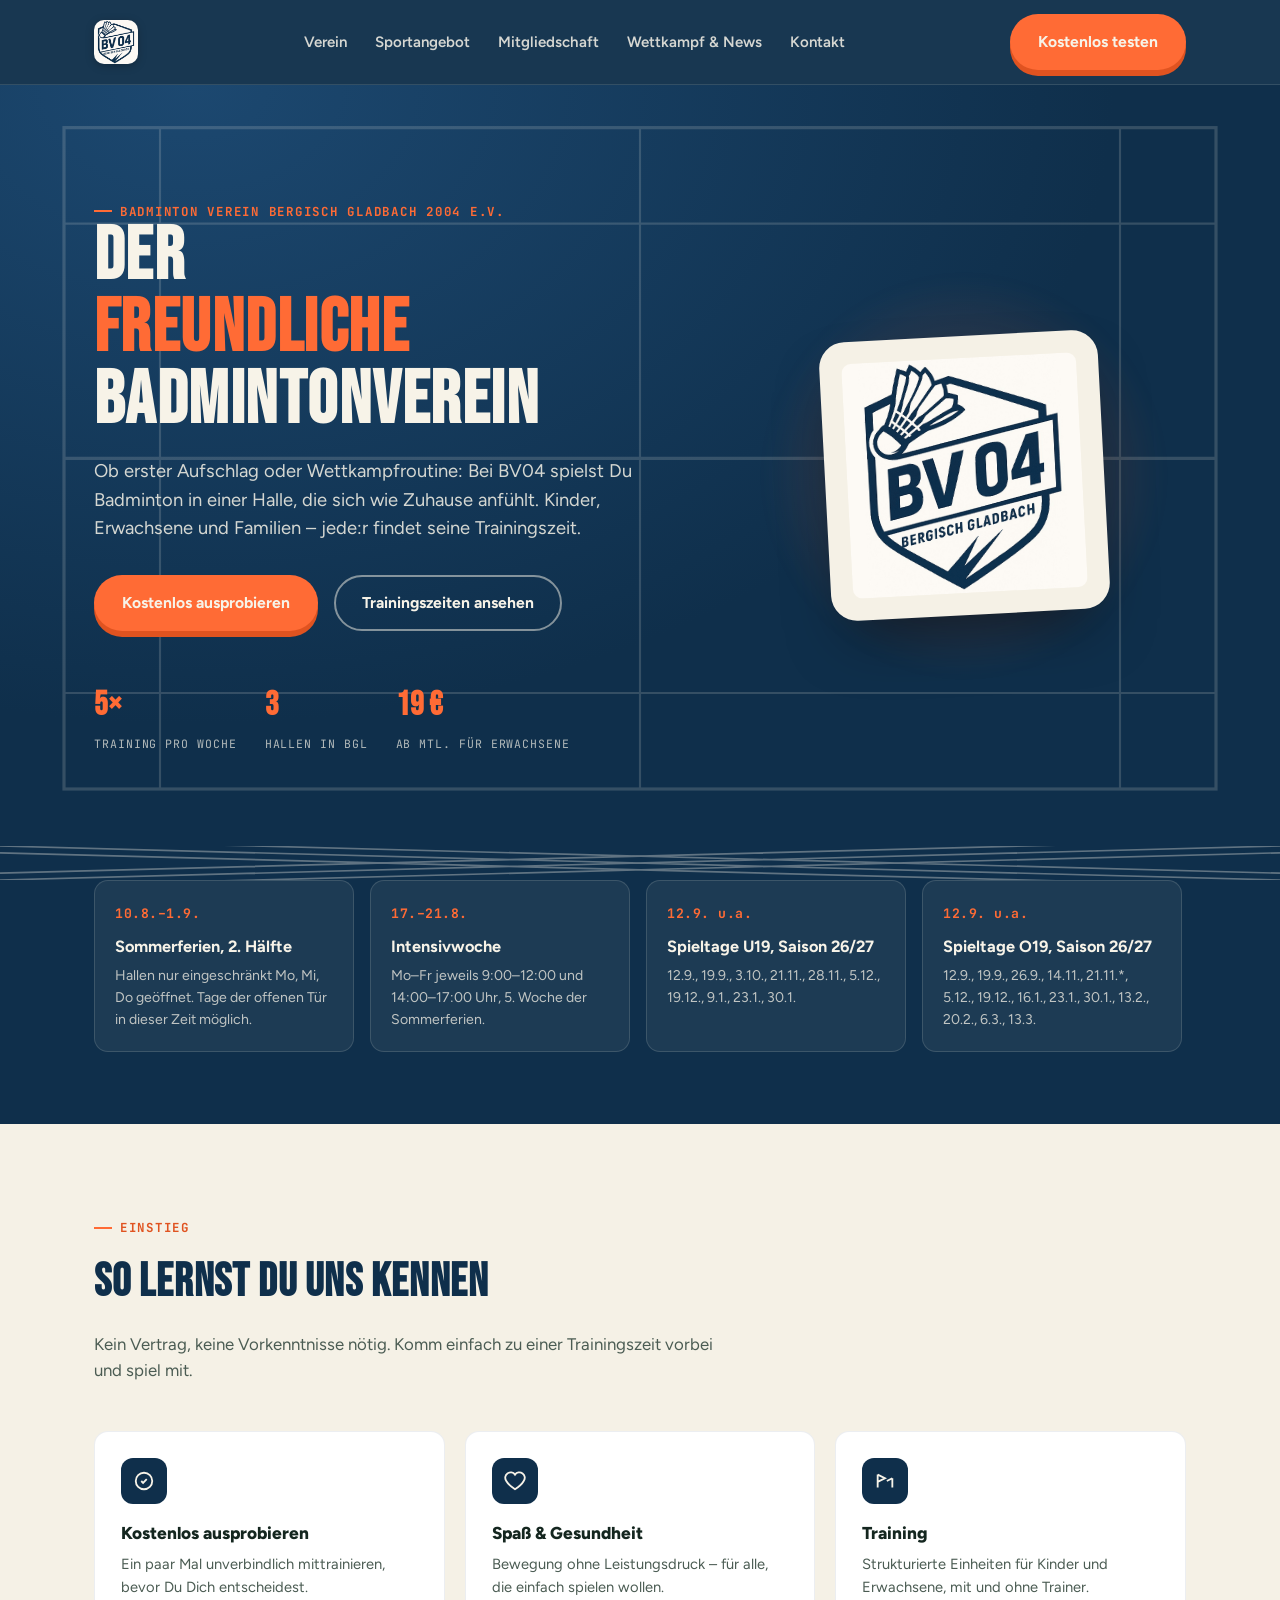
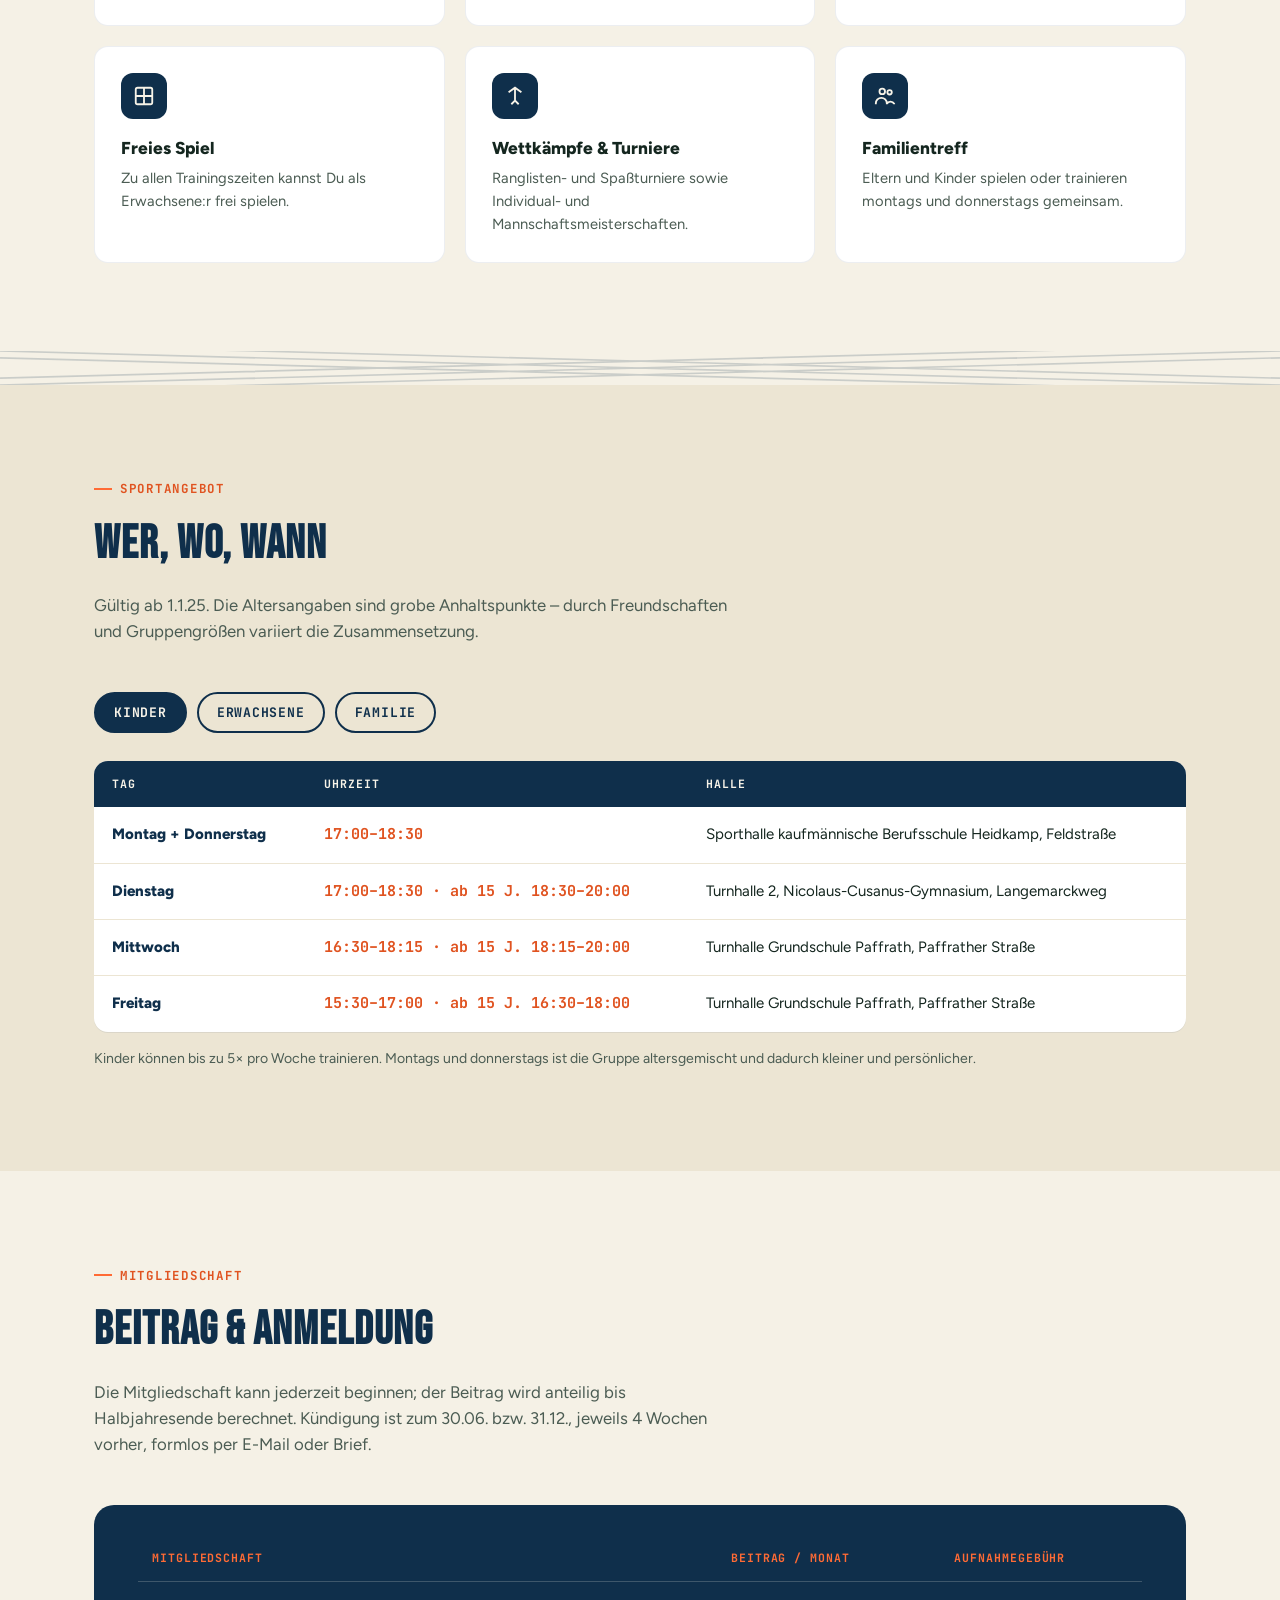
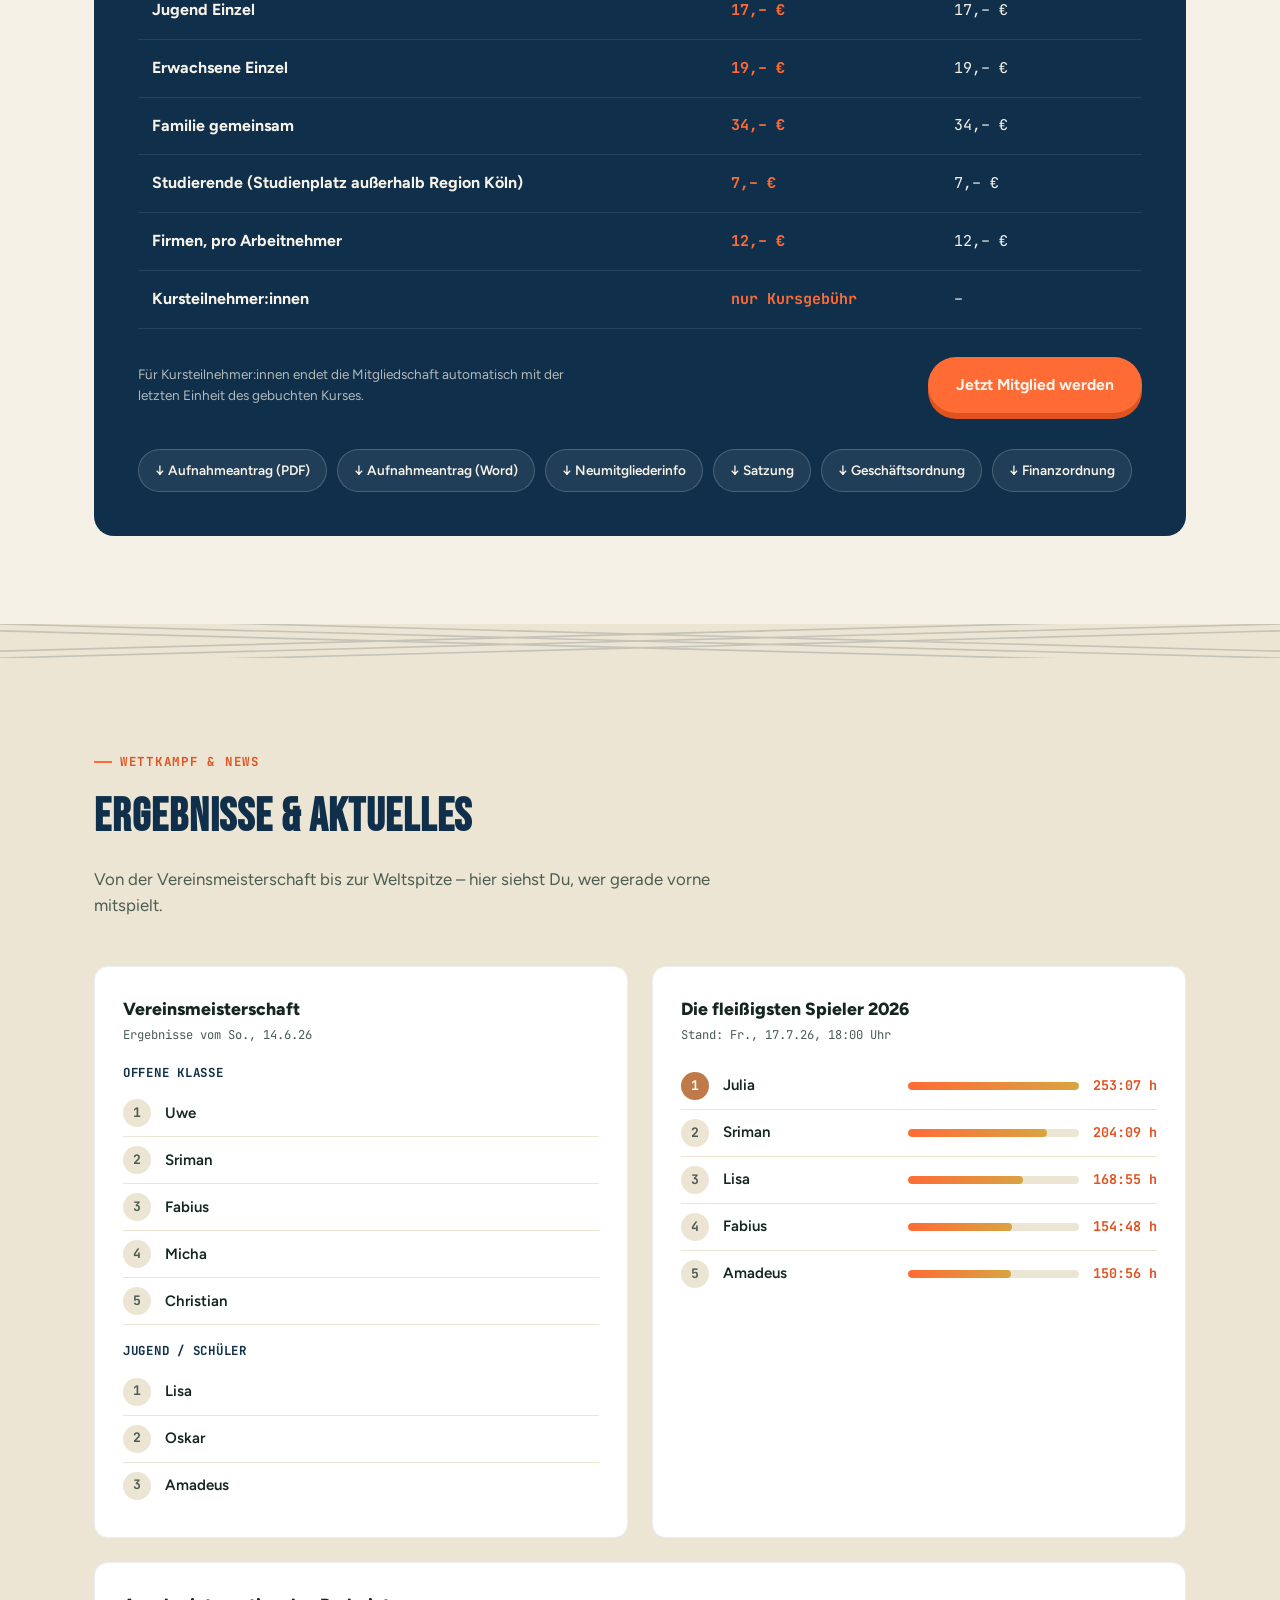
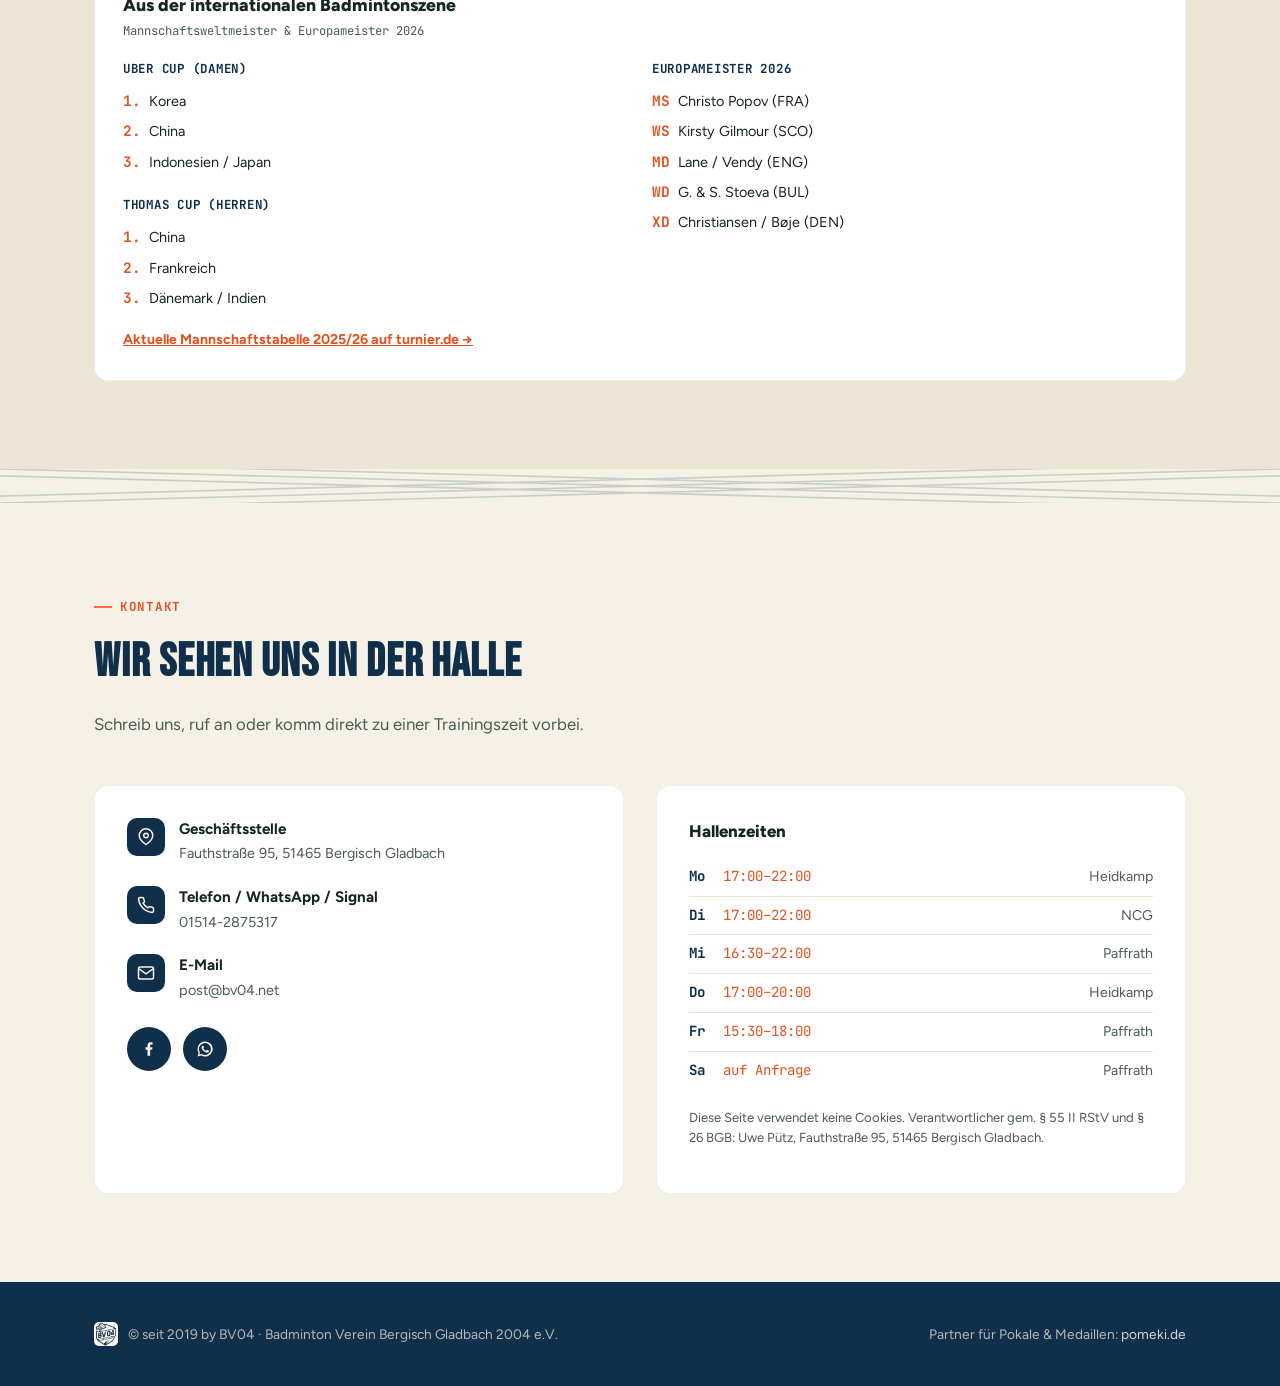
<file: index.html>
<!DOCTYPE html>
<html lang="de">
<head>
<meta charset="UTF-8">
<meta name="viewport" content="width=device-width, initial-scale=1.0">
<title>BV04 – Badminton Verein Bergisch Gladbach 2004 e.V.</title>
<meta name="description" content="Der freundliche Badmintonverein in Bergisch Gladbach. Training für Kinder, Erwachsene und Familien, Wettkampf und Vereinsleben.">
<link rel="preconnect" href="https://fonts.googleapis.com">
<link rel="preconnect" href="https://fonts.gstatic.com" crossorigin>
<link href="https://fonts.googleapis.com/css2?family=Bebas+Neue&family=Figtree:wght@400;500;600;700;800&family=JetBrains+Mono:wght@400;500;700&display=swap" rel="stylesheet">
<style>
  /* ============ TOKENS ============ */
  :root{
    --court:      #0f2f4b;   /* Vereins-Navy aus dem BV04-Logo */
    --court-2:    #1c4870;   /* helleres Navy für Verläufe */
    --line:       #f7f3e8;   /* Court-Linien / Federweiß */
    --canvas:     #f5f1e6;   /* warmer Off-White Hintergrund */
    --canvas-2:   #ece5d3;   /* Karten-Hintergrund, etwas dunkler */
    --ink:        #14261f;   /* Fließtext auf hell */
    --ink-soft:   #4b5c53;   /* gedämpfter Text */
    --shuttle:    #ff6b35;   /* Shuttle-Orange, Haupt-Akzent */
    --shuttle-dk: #e05320;
    --gold:       #d9a441;   /* Medaillen-Gold für Wettkampf */
    --silver:     #b9c2c2;
    --bronze:     #c07a4a;

    --display: 'Bebas Neue', 'Arial Narrow', sans-serif;
    --body: 'Figtree', system-ui, sans-serif;
    --mono: 'JetBrains Mono', 'Courier New', monospace;

    --radius: 14px;
    --radius-sm: 8px;
    --maxw: 1140px;
  }

  *{box-sizing:border-box;}
  html{scroll-behavior:smooth;}
  @media (prefers-reduced-motion: reduce){
    html{scroll-behavior:auto;}
    *{animation-duration:0.001ms !important; transition-duration:0.001ms !important;}
  }
  body{
    margin:0;
    font-family:var(--body);
    color:var(--ink);
    background:var(--canvas);
    line-height:1.55;
  }
  img{max-width:100%; display:block;}
  a{color:inherit;}
  .wrap{max-width:var(--maxw); margin:0 auto; padding:0 24px;}
  h1,h2,h3{font-family:var(--display); letter-spacing:0.02em; margin:0; text-transform:uppercase;}
  .eyebrow{
    font-family:var(--mono); font-size:0.78rem; letter-spacing:0.14em; text-transform:uppercase;
    color:var(--shuttle-dk); font-weight:700; display:inline-flex; align-items:center; gap:8px;
  }
  .eyebrow::before{content:""; width:18px; height:2px; background:var(--shuttle); display:inline-block;}
  section{padding:88px 0;}
  .btn{
    display:inline-flex; align-items:center; gap:8px; font-family:var(--body); font-weight:700;
    font-size:0.98rem; padding:14px 26px; border-radius:999px; border:2px solid transparent;
    cursor:pointer; text-decoration:none; transition:transform .15s ease, box-shadow .15s ease;
  }
  .btn:hover{transform:translateY(-2px);}
  .btn:focus-visible{outline:3px solid var(--shuttle); outline-offset:3px;}
  .btn-primary{background:var(--shuttle); color:var(--line); box-shadow:0 6px 0 var(--shuttle-dk);}
  .btn-primary:hover{box-shadow:0 8px 0 var(--shuttle-dk);}
  .btn-ghost{background:transparent; color:var(--line); border-color:rgba(247,243,232,0.5);}
  .btn-ghost:hover{border-color:var(--line);}
  .btn-dark{background:var(--court); color:var(--line); box-shadow:0 6px 0 #0b1f18;}

  /* ============ NET DIVIDER (signature element) ============ */
  .net-divider{
    width:100%; height:34px; overflow:hidden; line-height:0;
  }
  .net-divider svg{width:100%; height:100%; display:block;}

  /* ============ NAV ============ */
  header{
    position:sticky; top:0; z-index:50; background:rgba(15,47,75,0.96); backdrop-filter:blur(6px);
    border-bottom:1px solid rgba(247,243,232,0.12);
  }
  .nav{display:flex; align-items:center; justify-content:space-between; padding:14px 24px; max-width:var(--maxw); margin:0 auto;}
  .brand{display:flex; align-items:center; gap:10px; text-decoration:none; color:var(--line);}
  .brand-mark{
    width:44px; height:44px; border-radius:10px; overflow:hidden; flex:none;
    box-shadow:0 2px 8px rgba(0,0,0,0.25);
  }
  .brand-mark img{width:100%; height:100%; object-fit:cover;}
  nav.links{display:flex; align-items:center; gap:28px;}
  nav.links a{
    color:var(--line); text-decoration:none; font-weight:600; font-size:0.94rem; opacity:0.85;
    position:relative; padding:4px 0;
  }
  nav.links a:hover{opacity:1;}
  nav.links a::after{
    content:""; position:absolute; left:0; bottom:-2px; width:0; height:2px; background:var(--shuttle);
    transition:width .2s ease;
  }
  nav.links a:hover::after{width:100%;}
  .nav-cta{display:flex; align-items:center; gap:14px;}
  .burger{display:none; background:none; border:none; cursor:pointer; padding:8px;}
  .burger span{display:block; width:24px; height:2px; background:var(--line); margin:5px 0; transition:.2s;}
  .mobile-cta{display:none;}

  @media (max-width:880px){
    nav.links{
      position:fixed; inset:64px 0 0 0; background:var(--court); flex-direction:column;
      padding:32px 24px; gap:24px; transform:translateX(100%); transition:transform .25s ease;
      overflow-y:auto;
    }
    nav.links.open{transform:translateX(0);}
    nav.links a{font-size:1.2rem;}
    .burger{display:block;}
    .nav-cta .btn-primary{display:none;}
    .mobile-cta{display:inline-flex; margin-top:8px;}
  }

  /* ============ HERO ============ */
  .hero{
    position:relative; background:radial-gradient(120% 140% at 15% 0%, var(--court-2), var(--court) 60%);
    color:var(--line); padding:110px 0 90px; overflow:hidden;
  }
  .court-lines{
    position:absolute; inset:0; opacity:0.16; pointer-events:none;
  }
  .hero-grid{
    position:relative; display:grid; grid-template-columns:1.15fr 0.85fr; gap:48px; align-items:center;
  }
  .hero h1{font-size:clamp(2.8rem, 6vw, 4.6rem); line-height:0.98; margin-bottom:20px;}
  .hero h1 .accent{color:var(--shuttle);}
  .hero p.lead{font-size:1.15rem; max-width:46ch; color:rgba(247,243,232,0.85); margin-bottom:32px;}
  .hero-actions{display:flex; gap:16px; flex-wrap:wrap;}
  .hero-stats{display:flex; gap:28px; margin-top:48px; flex-wrap:wrap;}
  .hero-stat b{display:block; font-family:var(--display); font-size:2.1rem; color:var(--shuttle);}
  .hero-stat span{font-family:var(--mono); font-size:0.72rem; letter-spacing:0.08em; text-transform:uppercase; color:rgba(247,243,232,0.7);}
  .hero-visual{position:relative; aspect-ratio:1/1; max-width:340px; margin:0 auto; display:flex; align-items:center; justify-content:center;}
  .hero-visual::before{
    content:""; position:absolute; inset:-10%; border-radius:50%;
    background:radial-gradient(circle, rgba(255,107,53,0.28), transparent 70%);
    filter:blur(6px); z-index:0;
  }
  .hero-badge{
    position:relative; z-index:1; background:var(--canvas); border-radius:26px; padding:22px;
    box-shadow:0 30px 60px -20px rgba(0,0,0,0.5); transform:rotate(-3deg); width:82%;
  }
  .hero-badge img{width:100%; height:auto; border-radius:10px; display:block;}
  @media (max-width:880px){
    .hero-grid{grid-template-columns:1fr;}
    .hero-visual{max-width:230px;}
  }

  /* ============ TERMINE STRIP ============ */
  .termine{background:var(--court); padding:0 0 64px;}
  .termine .wrap{padding-top:0;}
  .termine-scroller{
    display:flex; gap:16px; overflow-x:auto; padding-bottom:8px; scrollbar-width:thin;
  }
  .termine-card{
    flex:0 0 260px; background:rgba(247,243,232,0.06); border:1px solid rgba(247,243,232,0.14);
    border-radius:var(--radius); padding:20px; color:var(--line);
  }
  .termine-card .date{font-family:var(--mono); color:var(--shuttle); font-size:0.82rem; font-weight:700; letter-spacing:0.04em;}
  .termine-card h4{font-family:var(--body); font-size:1.02rem; font-weight:700; margin:8px 0 6px; text-transform:none;}
  .termine-card p{font-size:0.88rem; color:rgba(247,243,232,0.75); margin:0;}

  /* ============ SECTION HEADS ============ */
  .section-head{max-width:640px; margin-bottom:48px;}
  .section-head h2{font-size:clamp(2.1rem,4vw,2.9rem); margin-top:10px; color:var(--court);}
  .section-head p{color:var(--ink-soft); font-size:1.05rem; margin-top:12px;}

  /* ============ EINSTIEG GRID ============ */
  .tiles{display:grid; grid-template-columns:repeat(3,1fr); gap:20px;}
  @media (max-width:880px){.tiles{grid-template-columns:repeat(2,1fr);}}
  @media (max-width:560px){.tiles{grid-template-columns:1fr;}}
  .tile{
    background:#fff; border-radius:var(--radius); padding:26px; border:1px solid rgba(15,47,75,0.08);
    transition:transform .18s ease, box-shadow .18s ease;
  }
  .tile:hover{transform:translateY(-4px); box-shadow:0 14px 30px -14px rgba(15,47,75,0.35);}
  .tile .icon{
    width:46px; height:46px; border-radius:12px; background:var(--court); color:var(--line);
    display:flex; align-items:center; justify-content:center; margin-bottom:16px;
  }
  .tile h3{font-family:var(--body); font-size:1.08rem; font-weight:800; text-transform:none; letter-spacing:0; margin-bottom:6px;}
  .tile p{font-size:0.92rem; color:var(--ink-soft); margin:0;}

  /* ============ SPORTANGEBOT ============ */
  .angebot-tabs{display:flex; gap:10px; flex-wrap:wrap; margin-bottom:28px;}
  .tab-btn{
    font-family:var(--mono); font-size:0.82rem; font-weight:700; text-transform:uppercase; letter-spacing:0.06em;
    padding:10px 18px; border-radius:999px; border:2px solid var(--court); background:transparent;
    color:var(--court); cursor:pointer; transition:.15s;
  }
  .tab-btn.active, .tab-btn:hover{background:var(--court); color:var(--line);}
  .tab-btn:focus-visible{outline:3px solid var(--shuttle); outline-offset:2px;}
  .schedule{display:none;}
  .schedule.active{display:block;}
  .schedule-table{width:100%; border-collapse:collapse; background:#fff; border-radius:var(--radius); overflow:hidden; box-shadow:0 1px 0 rgba(15,47,75,0.08);}
  .schedule-table th{
    font-family:var(--mono); font-size:0.72rem; text-transform:uppercase; letter-spacing:0.08em;
    background:var(--court); color:var(--line); text-align:left; padding:14px 18px;
  }
  .schedule-table td{padding:16px 18px; border-bottom:1px solid var(--canvas-2); font-size:0.94rem;}
  .schedule-table tr:last-child td{border-bottom:none;}
  .schedule-table td.day{font-weight:800; color:var(--court); white-space:nowrap;}
  .schedule-table td.time{font-family:var(--mono); font-weight:700; color:var(--shuttle-dk); white-space:nowrap;}
  .schedule-note{font-size:0.88rem; color:var(--ink-soft); margin-top:16px;}

  /* ============ MITGLIEDSCHAFT / PRICING ============ */
  .pricing-wrap{background:var(--court); border-radius:20px; padding:44px; color:var(--line);}
  .pricing-table{width:100%; border-collapse:collapse; font-family:var(--mono);}
  .pricing-table th{
    text-align:left; font-size:0.72rem; text-transform:uppercase; letter-spacing:0.08em;
    color:var(--shuttle); padding:0 14px 14px; border-bottom:1px solid rgba(247,243,232,0.2); font-weight:700;
  }
  .pricing-table td{padding:16px 14px; border-bottom:1px solid rgba(247,243,232,0.1); font-size:0.94rem;}
  .pricing-table tr:hover td{background:rgba(247,243,232,0.04);}
  .pricing-table td.plan{font-family:var(--body); font-weight:700; font-size:1rem;}
  .pricing-table td.price{color:var(--shuttle); font-weight:700;}
  .pricing-foot{display:flex; justify-content:space-between; align-items:center; margin-top:28px; flex-wrap:wrap; gap:16px;}
  .pricing-foot p{font-size:0.85rem; color:rgba(247,243,232,0.7); max-width:52ch; margin:0; font-family:var(--body);}
  .downloads{display:flex; gap:10px; flex-wrap:wrap; margin-top:36px;}
  .dl-btn{
    display:flex; align-items:center; gap:8px; background:rgba(247,243,232,0.08); border:1px solid rgba(247,243,232,0.2);
    color:var(--line); text-decoration:none; padding:10px 16px; border-radius:999px; font-size:0.85rem; font-weight:600;
    transition:.15s;
  }
  .dl-btn:hover{background:rgba(247,243,232,0.18);}

  /* ============ WETTKAMPF / LEADERBOARD ============ */
  .wk-grid{display:grid; grid-template-columns:1fr 1fr; gap:24px;}
  @media (max-width:880px){.wk-grid{grid-template-columns:1fr;}}
  .card{background:#fff; border-radius:var(--radius); padding:28px; border:1px solid rgba(15,47,75,0.08);}
  .card h3{font-family:var(--body); text-transform:none; letter-spacing:0; font-size:1.1rem; font-weight:800; margin-bottom:4px;}
  .card .card-sub{font-family:var(--mono); font-size:0.76rem; color:var(--ink-soft); margin-bottom:18px; display:block;}
  .rank-row{display:flex; align-items:center; gap:14px; padding:9px 0; border-bottom:1px solid var(--canvas-2);}
  .rank-row:last-child{border-bottom:none;}
  .rank-badge{
    width:28px; height:28px; border-radius:50%; display:flex; align-items:center; justify-content:center;
    font-family:var(--mono); font-weight:700; font-size:0.82rem; flex:none; background:var(--canvas-2); color:var(--ink-soft);
  }
  .rank-row:nth-child(1) .rank-badge{background:var(--gold); color:#3a2a02;}
  .rank-row:nth-child(2) .rank-badge{background:var(--silver); color:#2b2f2f;}
  .rank-row:nth-child(3) .rank-badge{background:var(--bronze); color:#fff;}
  .rank-name{flex:1; font-weight:600; font-size:0.94rem;}
  .rank-val{font-family:var(--mono); font-size:0.84rem; color:var(--shuttle-dk); font-weight:700;}
  .hours-bar-wrap{flex:1; height:8px; background:var(--canvas-2); border-radius:99px; overflow:hidden;}
  .hours-bar{height:100%; background:linear-gradient(90deg, var(--shuttle), var(--gold)); border-radius:99px;}

  .intl-group{margin-bottom:18px;}
  .intl-group:last-child{margin-bottom:0;}
  .intl-title{font-family:var(--mono); font-size:0.78rem; text-transform:uppercase; letter-spacing:0.06em; color:var(--court); font-weight:700; margin-bottom:8px; display:block;}
  .intl-list{list-style:none; margin:0; padding:0; font-size:0.9rem;}
  .intl-list li{padding:4px 0; display:flex; gap:8px;}
  .intl-list li b{font-family:var(--mono); color:var(--shuttle-dk); min-width:2ch;}

  /* ============ KONTAKT ============ */
  .kontakt{background:var(--canvas-2);}
  .kontakt-grid{display:grid; grid-template-columns:1fr 1fr; gap:32px;}
  @media (max-width:880px){.kontakt-grid{grid-template-columns:1fr;}}
  .kontakt-card{background:#fff; border-radius:var(--radius); padding:32px; border:1px solid rgba(15,47,75,0.08);}
  .kontakt-item{display:flex; gap:14px; margin-bottom:20px;}
  .kontakt-item:last-child{margin-bottom:0;}
  .kontakt-item .ic{
    width:38px; height:38px; border-radius:10px; background:var(--court); color:var(--line); flex:none;
    display:flex; align-items:center; justify-content:center;
  }
  .kontakt-item b{display:block; font-size:0.95rem;}
  .kontakt-item span, .kontakt-item a{font-size:0.9rem; color:var(--ink-soft); text-decoration:none;}
  .kontakt-item a:hover{color:var(--shuttle-dk);}
  .hallen-table{width:100%; border-collapse:collapse; font-size:0.88rem;}
  .hallen-table td{padding:8px 0; border-bottom:1px solid var(--canvas-2);}
  .hallen-table tr:last-child td{border-bottom:none;}
  .hallen-table td.d{font-family:var(--mono); font-weight:700; color:var(--court); width:2.4em;}
  .hallen-table td.t{font-family:var(--mono); color:var(--shuttle-dk);}
  .hallen-table td.h{color:var(--ink-soft); text-align:right;}
  .social-row{display:flex; gap:12px; margin-top:24px;}
  .social-btn{
    width:44px; height:44px; border-radius:50%; background:var(--court); color:var(--line);
    display:flex; align-items:center; justify-content:center; text-decoration:none; transition:.15s;
  }
  .social-btn:hover{background:var(--shuttle);}

  /* ============ FOOTER ============ */
  footer{background:var(--court); color:rgba(247,243,232,0.7); padding:40px 0; font-size:0.86rem;}
  .footer-row{display:flex; justify-content:space-between; align-items:center; flex-wrap:wrap; gap:12px;}
  .footer-brand{display:inline-flex; align-items:center; gap:10px;}
  .footer-brand img{border-radius:5px; flex:none;}
  footer a{color:rgba(247,243,232,0.85); text-decoration:none;}
  footer a:hover{color:var(--shuttle);}


</style>
</head>
<body>

<header>
  <div class="nav">
    <a href="#top" class="brand">
      <span class="brand-mark"><img src="[data-uri]" alt="BV04 Vereinslogo" width="44" height="44"></span>
    </a>
    <nav class="links" id="navLinks">
      <a href="#verein">Verein</a>
      <a href="#sportangebot">Sportangebot</a>
      <a href="#mitgliedschaft">Mitgliedschaft</a>
      <a href="#wettkampf">Wettkampf &amp; News</a>
      <a href="#kontakt">Kontakt</a>
      <a href="#kontakt" class="btn btn-primary mobile-cta">Kostenlos testen</a>
    </nav>
    <div class="nav-cta">
      <a href="#kontakt" class="btn btn-primary">Kostenlos testen</a>
      <button class="burger" id="burgerBtn" aria-label="Menü öffnen" aria-expanded="false" aria-controls="navLinks">
        <span></span><span></span><span></span>
      </button>
    </div>
  </div>
</header>

<main id="top">

  <!-- ============ HERO ============ -->
  <section class="hero">
    <svg class="court-lines" viewBox="0 0 1200 700" preserveAspectRatio="xMidYMid slice" xmlns="http://www.w3.org/2000/svg">
      <rect x="60" y="40" width="1080" height="620" fill="none" stroke="#f7f3e8" stroke-width="3"/>
      <line x1="60" y1="350" x2="1140" y2="350" stroke="#f7f3e8" stroke-width="3"/>
      <line x1="600" y1="40" x2="600" y2="660" stroke="#f7f3e8" stroke-width="2"/>
      <line x1="60" y1="130" x2="1140" y2="130" stroke="#f7f3e8" stroke-width="2"/>
      <line x1="60" y1="570" x2="1140" y2="570" stroke="#f7f3e8" stroke-width="2"/>
      <line x1="150" y1="40" x2="150" y2="660" stroke="#f7f3e8" stroke-width="2"/>
      <line x1="1050" y1="40" x2="1050" y2="660" stroke="#f7f3e8" stroke-width="2"/>
    </svg>
    <div class="wrap hero-grid">
      <div>
        <span class="eyebrow" style="color:var(--shuttle);">Badminton Verein Bergisch Gladbach 2004 e.V.</span>
        <h1>Der<br><span class="accent">freundliche</span><br>Badmintonverein</h1>
        <p class="lead">Ob erster Aufschlag oder Wettkampfroutine: Bei BV04 spielst Du Badminton in einer Halle, die sich wie Zuhause anfühlt. Kinder, Erwachsene und Familien – jede:r findet seine Trainingszeit.</p>
        <div class="hero-actions">
          <a href="#kontakt" class="btn btn-primary">Kostenlos ausprobieren</a>
          <a href="#sportangebot" class="btn btn-ghost">Trainingszeiten ansehen</a>
        </div>
        <div class="hero-stats">
          <div class="hero-stat"><b>5×</b><span>Training pro Woche</span></div>
          <div class="hero-stat"><b>3</b><span>Hallen in BGL</span></div>
          <div class="hero-stat"><b>19 €</b><span>Ab mtl. für Erwachsene</span></div>
        </div>
      </div>
      <div class="hero-visual">
        <div class="hero-badge">
          <img src="[data-uri]" alt="BV04 – Badminton Verein Bergisch Gladbach 2004 e.V." width="100%" height="100%">
        </div>
      </div>
    </div>
  </section>

  <!-- ============ NET DIVIDER ============ -->
  <div class="net-divider" style="background:var(--court);" aria-hidden="true">
    <svg viewBox="0 0 400 20" preserveAspectRatio="none"><g stroke="#f7f3e8" stroke-width="1" opacity="0.35">
      <path d="M0,0 L400,20 M0,4 L400,24 M0,-4 L400,16 M400,0 L0,20 M400,4 L0,24 M400,-4 L0,16" />
    </g></svg>
  </div>

  <!-- ============ TERMINE ============ -->
  <section class="termine">
    <div class="wrap">
      <div class="termine-scroller">
        <div class="termine-card">
          <span class="date">10.8.–1.9.</span>
          <h4>Sommerferien, 2. Hälfte</h4>
          <p>Hallen nur eingeschränkt Mo, Mi, Do geöffnet. Tage der offenen Tür in dieser Zeit möglich.</p>
        </div>
        <div class="termine-card">
          <span class="date">17.–21.8.</span>
          <h4>Intensivwoche</h4>
          <p>Mo–Fr jeweils 9:00–12:00 und 14:00–17:00 Uhr, 5. Woche der Sommerferien.</p>
        </div>
        <div class="termine-card">
          <span class="date">12.9. u.a.</span>
          <h4>Spieltage U19, Saison 26/27</h4>
          <p>12.9., 19.9., 3.10., 21.11., 28.11., 5.12., 19.12., 9.1., 23.1., 30.1.</p>
        </div>
        <div class="termine-card">
          <span class="date">12.9. u.a.</span>
          <h4>Spieltage O19, Saison 26/27</h4>
          <p>12.9., 19.9., 26.9., 14.11., 21.11.*, 5.12., 19.12., 16.1., 23.1., 30.1., 13.2., 20.2., 6.3., 13.3.</p>
        </div>
        <div class="termine-card">
          <span class="date">3.12.</span>
          <h4>Kündigungsfrist</h4>
          <p>Letzter Termin für die Kündigung zum Ende des 2. Halbjahrs 2026.</p>
        </div>
      </div>
    </div>
  </section>

  <!-- ============ VEREIN / EINSTIEG ============ -->
  <section id="verein">
    <div class="wrap">
      <div class="section-head reveal">
        <span class="eyebrow">Einstieg</span>
        <h2>So lernst Du uns kennen</h2>
        <p>Kein Vertrag, keine Vorkenntnisse nötig. Komm einfach zu einer Trainingszeit vorbei und spiel mit.</p>
      </div>
      <div class="tiles">
        <div class="tile reveal">
          <div class="icon"><svg width="22" height="22" viewBox="0 0 24 24" fill="none" stroke="currentColor" stroke-width="2"><circle cx="12" cy="12" r="9"/><path d="M9 12l2 2 4-4"/></svg></div>
          <h3>Kostenlos ausprobieren</h3>
          <p>Ein paar Mal unverbindlich mittrainieren, bevor Du Dich entscheidest.</p>
        </div>
        <div class="tile reveal">
          <div class="icon"><svg width="22" height="22" viewBox="0 0 24 24" fill="none" stroke="currentColor" stroke-width="2"><path d="M12 21s-7-4.5-9.5-9A5.5 5.5 0 0112 5a5.5 5.5 0 019.5 7c-2.5 4.5-9.5 9-9.5 9z"/></svg></div>
          <h3>Spaß &amp; Gesundheit</h3>
          <p>Bewegung ohne Leistungsdruck – für alle, die einfach spielen wollen.</p>
        </div>
        <div class="tile reveal">
          <div class="icon"><svg width="22" height="22" viewBox="0 0 24 24" fill="none" stroke="currentColor" stroke-width="2"><path d="M4 19V5M4 5l8 4-8 4M20 19V9M20 9l-6 3"/></svg></div>
          <h3>Training</h3>
          <p>Strukturierte Einheiten für Kinder und Erwachsene, mit und ohne Trainer.</p>
        </div>
        <div class="tile reveal">
          <div class="icon"><svg width="22" height="22" viewBox="0 0 24 24" fill="none" stroke="currentColor" stroke-width="2"><rect x="3" y="3" width="18" height="18" rx="2"/><path d="M3 12h18M12 3v18"/></svg></div>
          <h3>Freies Spiel</h3>
          <p>Zu allen Trainingszeiten kannst Du als Erwachsene:r frei spielen.</p>
        </div>
        <div class="tile reveal">
          <div class="icon"><svg width="22" height="22" viewBox="0 0 24 24" fill="none" stroke="currentColor" stroke-width="2"><path d="M8 21l4-4 4 4M12 3v14M5 8l7-5 7 5"/></svg></div>
          <h3>Wettkämpfe &amp; Turniere</h3>
          <p>Ranglisten- und Spaßturniere sowie Individual- und Mannschaftsmeisterschaften.</p>
        </div>
        <div class="tile reveal">
          <div class="icon"><svg width="22" height="22" viewBox="0 0 24 24" fill="none" stroke="currentColor" stroke-width="2"><circle cx="9" cy="7" r="3"/><circle cx="17" cy="8" r="2.4"/><path d="M2 21v-1a6 6 0 0112 0v1M14 21v-.5a4.5 4.5 0 018 0V21"/></svg></div>
          <h3>Familientreff</h3>
          <p>Eltern und Kinder spielen oder trainieren montags und donnerstags gemeinsam.</p>
        </div>
      </div>
    </div>
  </section>

  <div class="net-divider" style="background:var(--canvas);" aria-hidden="true">
    <svg viewBox="0 0 400 20" preserveAspectRatio="none"><g stroke="var(--court)" stroke-width="1" opacity="0.18">
      <path d="M0,0 L400,20 M0,4 L400,24 M0,-4 L400,16 M400,0 L0,20 M400,4 L0,24 M400,-4 L0,16" />
    </g></svg>
  </div>

  <!-- ============ SPORTANGEBOT ============ -->
  <section id="sportangebot" style="background:var(--canvas-2);">
    <div class="wrap">
      <div class="section-head reveal">
        <span class="eyebrow">Sportangebot</span>
        <h2>Wer, wo, wann</h2>
        <p>Gültig ab 1.1.25. Die Altersangaben sind grobe Anhaltspunkte – durch Freundschaften und Gruppengrößen variiert die Zusammensetzung.</p>
      </div>

      <div class="angebot-tabs" role="tablist" aria-label="Trainingsgruppen">
        <button class="tab-btn active" data-target="kinder" role="tab" aria-selected="true">Kinder</button>
        <button class="tab-btn" data-target="erwachsene" role="tab" aria-selected="false">Erwachsene</button>
        <button class="tab-btn" data-target="familie" role="tab" aria-selected="false">Familie</button>
      </div>

      <div class="schedule active" id="kinder">
        <table class="schedule-table">
          <thead><tr><th>Tag</th><th>Uhrzeit</th><th>Halle</th></tr></thead>
          <tbody>
            <tr><td class="day">Montag + Donnerstag</td><td class="time">17:00–18:30</td><td>Sporthalle kaufmännische Berufsschule Heidkamp, Feldstraße</td></tr>
            <tr><td class="day">Dienstag</td><td class="time">17:00–18:30 · ab 15 J. 18:30–20:00</td><td>Turnhalle 2, Nicolaus-Cusanus-Gymnasium, Langemarckweg</td></tr>
            <tr><td class="day">Mittwoch</td><td class="time">16:30–18:15 · ab 15 J. 18:15–20:00</td><td>Turnhalle Grundschule Paffrath, Paffrather Straße</td></tr>
            <tr><td class="day">Freitag</td><td class="time">15:30–17:00 · ab 15 J. 16:30–18:00</td><td>Turnhalle Grundschule Paffrath, Paffrather Straße</td></tr>
          </tbody>
        </table>
        <p class="schedule-note">Kinder können bis zu 5× pro Woche trainieren. Montags und donnerstags ist die Gruppe altersgemischt und dadurch kleiner und persönlicher.</p>
      </div>

      <div class="schedule" id="erwachsene">
        <table class="schedule-table">
          <thead><tr><th>Tag</th><th>Uhrzeit</th><th>Halle</th></tr></thead>
          <tbody>
            <tr><td class="day">Montag + Donnerstag</td><td class="time">18:30–20:00</td><td>Sporthalle kaufmännische Berufsschule Heidkamp, Feldstraße</td></tr>
            <tr><td class="day">Dienstag</td><td class="time">20:00–22:00</td><td>Turnhalle 2, Nicolaus-Cusanus-Gymnasium, Langemarckweg</td></tr>
          </tbody>
        </table>
        <p class="schedule-note">Festes Training z. Zt. mittwochs. Montags, dienstags und donnerstags Training mit Trainer auf Anfrage. Freies Spiel ist zu allen Trainingszeiten möglich.</p>
      </div>

      <div class="schedule" id="familie">
        <table class="schedule-table">
          <thead><tr><th>Tag</th><th>Uhrzeit</th><th>Halle</th></tr></thead>
          <tbody>
            <tr><td class="day">Montag + Donnerstag</td><td class="time">17:00–20:00</td><td>Sporthalle kaufmännische Berufsschule Heidkamp, Feldstraße</td></tr>
          </tbody>
        </table>
        <p class="schedule-note">Eltern spielen oder trainieren gemeinsam mit ihren Kindern – frei oder mit Anleitung.</p>
      </div>
    </div>
  </section>

  <!-- ============ MITGLIEDSCHAFT ============ -->
  <section id="mitgliedschaft">
    <div class="wrap">
      <div class="section-head reveal">
        <span class="eyebrow">Mitgliedschaft</span>
        <h2>Beitrag &amp; Anmeldung</h2>
        <p>Die Mitgliedschaft kann jederzeit beginnen; der Beitrag wird anteilig bis Halbjahresende berechnet. Kündigung ist zum 30.06. bzw. 31.12., jeweils 4 Wochen vorher, formlos per E-Mail oder Brief.</p>
      </div>

      <div class="pricing-wrap reveal">
        <table class="pricing-table">
          <thead><tr><th>Mitgliedschaft</th><th>Beitrag / Monat</th><th>Aufnahmegebühr</th></tr></thead>
          <tbody>
            <tr><td class="plan">Jugend Einzel</td><td class="price">17,– €</td><td>17,– €</td></tr>
            <tr><td class="plan">Erwachsene Einzel</td><td class="price">19,– €</td><td>19,– €</td></tr>
            <tr><td class="plan">Familie gemeinsam</td><td class="price">34,– €</td><td>34,– €</td></tr>
            <tr><td class="plan">Studierende (Studienplatz außerhalb Region Köln)</td><td class="price">7,– €</td><td>7,– €</td></tr>
            <tr><td class="plan">Firmen, pro Arbeitnehmer</td><td class="price">12,– €</td><td>12,– €</td></tr>
            <tr><td class="plan">Kursteilnehmer:innen</td><td class="price">nur Kursgebühr</td><td>–</td></tr>
          </tbody>
        </table>
        <div class="pricing-foot">
          <p>Für Kursteilnehmer:innen endet die Mitgliedschaft automatisch mit der letzten Einheit des gebuchten Kurses.</p>
          <a href="#kontakt" class="btn btn-primary">Jetzt Mitglied werden</a>
        </div>
        <div class="downloads">
          <a class="dl-btn" href="https://www.bv04.net/docs/bv04_aufnahme.pdf">↓ Aufnahmeantrag (PDF)</a>
          <a class="dl-btn" href="https://www.bv04.net/docs/bv04_aufnahme.doc">↓ Aufnahmeantrag (Word)</a>
          <a class="dl-btn" href="https://www.bv04.net/docs/bv04_nmi.pdf">↓ Neumitgliederinfo</a>
          <a class="dl-btn" href="https://www.bv04.net/docs/bv04_satzung.pdf">↓ Satzung</a>
          <a class="dl-btn" href="https://www.bv04.net/docs/bv04_go.pdf">↓ Geschäftsordnung</a>
          <a class="dl-btn" href="https://www.bv04.net/docs/bv04_fo.pdf">↓ Finanzordnung</a>
        </div>
      </div>
    </div>
  </section>

  <div class="net-divider" style="background:var(--canvas-2);" aria-hidden="true">
    <svg viewBox="0 0 400 20" preserveAspectRatio="none"><g stroke="var(--court)" stroke-width="1" opacity="0.18">
      <path d="M0,0 L400,20 M0,4 L400,24 M0,-4 L400,16 M400,0 L0,20 M400,4 L0,24 M400,-4 L0,16" />
    </g></svg>
  </div>

  <!-- ============ WETTKAMPF & NEWS ============ -->
  <section id="wettkampf" style="background:var(--canvas-2);">
    <div class="wrap">
      <div class="section-head reveal">
        <span class="eyebrow">Wettkampf &amp; News</span>
        <h2>Ergebnisse &amp; Aktuelles</h2>
        <p>Von der Vereinsmeisterschaft bis zur Weltspitze – hier siehst Du, wer gerade vorne mitspielt.</p>
      </div>

      <div class="wk-grid">
        <div class="card reveal">
          <h3>Vereinsmeisterschaft</h3>
          <span class="card-sub">Ergebnisse vom So., 14.6.26</span>
          <span class="intl-title">Offene Klasse</span>
          <div class="rank-row"><div class="rank-badge">1</div><div class="rank-name">Uwe</div></div>
          <div class="rank-row"><div class="rank-badge">2</div><div class="rank-name">Sriman</div></div>
          <div class="rank-row"><div class="rank-badge">3</div><div class="rank-name">Fabius</div></div>
          <div class="rank-row"><div class="rank-badge">4</div><div class="rank-name">Micha</div></div>
          <div class="rank-row"><div class="rank-badge">5</div><div class="rank-name">Christian</div></div>
          <span class="intl-title" style="margin-top:16px;">Jugend / Schüler</span>
          <div class="rank-row"><div class="rank-badge">1</div><div class="rank-name">Lisa</div></div>
          <div class="rank-row"><div class="rank-badge">2</div><div class="rank-name">Oskar</div></div>
          <div class="rank-row"><div class="rank-badge">3</div><div class="rank-name">Amadeus</div></div>
        </div>

        <div class="card reveal">
          <h3>Die fleißigsten Spieler 2026</h3>
          <span class="card-sub">Stand: Fr., 17.7.26, 18:00 Uhr</span>
          <div class="rank-row"><div class="rank-badge">1</div><div class="rank-name">Julia</div><div class="hours-bar-wrap"><div class="hours-bar" style="width:100%"></div></div><div class="rank-val">253:07 h</div></div>
          <div class="rank-row"><div class="rank-badge">2</div><div class="rank-name">Sriman</div><div class="hours-bar-wrap"><div class="hours-bar" style="width:81%"></div></div><div class="rank-val">204:09 h</div></div>
          <div class="rank-row"><div class="rank-badge">3</div><div class="rank-name">Lisa</div><div class="hours-bar-wrap"><div class="hours-bar" style="width:67%"></div></div><div class="rank-val">168:55 h</div></div>
          <div class="rank-row"><div class="rank-badge">4</div><div class="rank-name">Fabius</div><div class="hours-bar-wrap"><div class="hours-bar" style="width:61%"></div></div><div class="rank-val">154:48 h</div></div>
          <div class="rank-row"><div class="rank-badge">5</div><div class="rank-name">Amadeus</div><div class="hours-bar-wrap"><div class="hours-bar" style="width:60%"></div></div><div class="rank-val">150:56 h</div></div>
        </div>
      </div>

      <div class="card reveal" style="margin-top:24px;">
        <h3>Aus der internationalen Badmintonszene</h3>
        <span class="card-sub">Mannschaftsweltmeister &amp; Europameister 2026</span>
        <div class="wk-grid" style="margin-top:6px;">
          <div>
            <div class="intl-group">
              <span class="intl-title">Uber Cup (Damen)</span>
              <ul class="intl-list"><li><b>1.</b> Korea</li><li><b>2.</b> China</li><li><b>3.</b> Indonesien / Japan</li></ul>
            </div>
            <div class="intl-group">
              <span class="intl-title">Thomas Cup (Herren)</span>
              <ul class="intl-list"><li><b>1.</b> China</li><li><b>2.</b> Frankreich</li><li><b>3.</b> Dänemark / Indien</li></ul>
            </div>
          </div>
          <div>
            <div class="intl-group">
              <span class="intl-title">Europameister 2026</span>
              <ul class="intl-list">
                <li><b>MS</b> Christo Popov (FRA)</li>
                <li><b>WS</b> Kirsty Gilmour (SCO)</li>
                <li><b>MD</b> Lane / Vendy (ENG)</li>
                <li><b>WD</b> G. &amp; S. Stoeva (BUL)</li>
                <li><b>XD</b> Christiansen / Bøje (DEN)</li>
              </ul>
            </div>
          </div>
        </div>
        <a href="https://dbv.turnier.de/sport/league/draw?id=925D6245-1FA1-496D-9810-1439487E5801&draw=189" style="display:inline-block; margin-top:16px; font-size:0.88rem; font-weight:700; color:var(--shuttle-dk); text-decoration:underline;">Aktuelle Mannschaftstabelle 2025/26 auf turnier.de →</a>
      </div>
    </div>
  </section>

  <div class="net-divider" style="background:var(--canvas);" aria-hidden="true">
    <svg viewBox="0 0 400 20" preserveAspectRatio="none"><g stroke="var(--court)" stroke-width="1" opacity="0.18">
      <path d="M0,0 L400,20 M0,4 L400,24 M0,-4 L400,16 M400,0 L0,20 M400,4 L0,24 M400,-4 L0,16" />
    </g></svg>
  </div>

  <!-- ============ KONTAKT ============ -->
  <section id="kontakt">
    <div class="wrap">
      <div class="section-head reveal">
        <span class="eyebrow">Kontakt</span>
        <h2>Wir sehen uns in der Halle</h2>
        <p>Schreib uns, ruf an oder komm direkt zu einer Trainingszeit vorbei.</p>
      </div>

      <div class="kontakt-grid">
        <div class="kontakt-card reveal">
          <div class="kontakt-item">
            <div class="ic"><svg width="18" height="18" viewBox="0 0 24 24" fill="none" stroke="currentColor" stroke-width="2"><path d="M21 10c0 6-9 12-9 12S3 16 3 10a9 9 0 0118 0z"/><circle cx="12" cy="10" r="3"/></svg></div>
            <div><b>Geschäftsstelle</b><span>Fauthstraße 95, 51465 Bergisch Gladbach</span></div>
          </div>
          <div class="kontakt-item">
            <div class="ic"><svg width="18" height="18" viewBox="0 0 24 24" fill="none" stroke="currentColor" stroke-width="2"><path d="M22 16.9v3a2 2 0 01-2.2 2 19.8 19.8 0 01-8.6-3.1 19.5 19.5 0 01-6-6A19.8 19.8 0 012.1 4.2 2 2 0 014.1 2h3a2 2 0 012 1.7c.1.9.3 1.8.6 2.7a2 2 0 01-.4 2.1L8.1 9.6a16 16 0 006.3 6.3l1.1-1.1a2 2 0 012.1-.4c.9.3 1.8.5 2.7.6a2 2 0 011.7 2z"/></svg></div>
            <div><b>Telefon / WhatsApp / Signal</b><a href="tel:015142875317">01514-2875317</a></div>
          </div>
          <div class="kontakt-item">
            <div class="ic"><svg width="18" height="18" viewBox="0 0 24 24" fill="none" stroke="currentColor" stroke-width="2"><rect x="2" y="4" width="20" height="16" rx="2"/><path d="M2 6l10 7 10-7"/></svg></div>
            <div><b>E-Mail</b><a href="mailto:post@bv04.net">post@bv04.net</a></div>
          </div>
          <div class="social-row">
            <a class="social-btn" href="https://www.facebook.com/BV04BergischGladbach" aria-label="BV04 auf Facebook"><svg width="18" height="18" viewBox="0 0 24 24" fill="currentColor"><path d="M13.5 21v-8h2.7l.4-3.2h-3.1V7.7c0-.9.3-1.6 1.6-1.6h1.7V3.2C16.5 3.1 15.5 3 14.3 3c-2.6 0-4.3 1.6-4.3 4.4v2.4H7.3v3.2H10V21h3.5z"/></svg></a>
            <a class="social-btn" href="https://www.whatsapp.com/channel/0029Vb6agr7J93weH3ypzW2k" aria-label="BV04 WhatsApp-Kanal"><svg width="18" height="18" viewBox="0 0 24 24" fill="currentColor"><path d="M12 2a10 10 0 00-8.6 15L2 22l5.2-1.4A10 10 0 1012 2zm0 18a8 8 0 01-4.1-1.1l-.3-.2-3.1.8.8-3-.2-.3A8 8 0 1112 20zm4.4-6c-.2-.1-1.4-.7-1.6-.8-.2-.1-.4-.1-.5.1s-.6.8-.7.9-.3.2-.5.1a6.6 6.6 0 01-1.9-1.2 7.2 7.2 0 01-1.3-1.7c-.1-.2 0-.4.1-.5l.4-.4c.1-.1.1-.2.2-.4a.4.4 0 000-.4c-.1-.1-.5-1.3-.7-1.7-.2-.5-.4-.4-.5-.4h-.5a.9.9 0 00-.6.3 2.9 2.9 0 00-.9 2.1c0 1.2.9 2.4 1 2.6.1.2 1.8 2.8 4.4 3.8a5 5 0 002.9.2c.5-.1 1.4-.6 1.6-1.1s.2-1 .1-1.1z"/></svg></a>
          </div>
        </div>

        <div class="kontakt-card reveal">
          <h3 style="font-family:var(--body); text-transform:none; letter-spacing:0; font-size:1.05rem; font-weight:800; margin-bottom:14px;">Hallenzeiten</h3>
          <table class="hallen-table">
            <tr><td class="d">Mo</td><td class="t">17:00–22:00</td><td class="h">Heidkamp</td></tr>
            <tr><td class="d">Di</td><td class="t">17:00–22:00</td><td class="h">NCG</td></tr>
            <tr><td class="d">Mi</td><td class="t">16:30–22:00</td><td class="h">Paffrath</td></tr>
            <tr><td class="d">Do</td><td class="t">17:00–20:00</td><td class="h">Heidkamp</td></tr>
            <tr><td class="d">Fr</td><td class="t">15:30–18:00</td><td class="h">Paffrath</td></tr>
            <tr><td class="d">Sa</td><td class="t">auf Anfrage</td><td class="h">Paffrath</td></tr>
          </table>
          <p style="font-size:0.82rem; color:var(--ink-soft); margin-top:18px;">Diese Seite verwendet keine Cookies. Verantwortlicher gem. § 55 II RStV und § 26 BGB: Uwe Pütz, Fauthstraße 95, 51465 Bergisch Gladbach.</p>
        </div>
      </div>
    </div>
  </section>

</main>

<footer>
  <div class="wrap footer-row">
    <span class="footer-brand"><img src="[data-uri]" alt="" width="24" height="24"> © seit 2019 by BV04 · Badminton Verein Bergisch Gladbach 2004 e.V.</span>
    <span>Partner für Pokale &amp; Medaillen: <a href="https://www.pomeki.de">pomeki.de</a></span>
  </div>
</footer>

<script>
  // Mobile nav toggle
  const burger = document.getElementById('burgerBtn');
  const navLinks = document.getElementById('navLinks');
  burger.addEventListener('click', () => {
    const isOpen = navLinks.classList.toggle('open');
    burger.setAttribute('aria-expanded', isOpen);
  });
  navLinks.querySelectorAll('a').forEach(a => a.addEventListener('click', () => {
    navLinks.classList.remove('open');
    burger.setAttribute('aria-expanded', 'false');
  }));

  // Sportangebot tabs
  const tabs = document.querySelectorAll('.tab-btn');
  const schedules = document.querySelectorAll('.schedule');
  tabs.forEach(tab => {
    tab.addEventListener('click', () => {
      tabs.forEach(t => { t.classList.remove('active'); t.setAttribute('aria-selected', 'false'); });
      schedules.forEach(s => s.classList.remove('active'));
      tab.classList.add('active');
      tab.setAttribute('aria-selected', 'true');
      document.getElementById(tab.dataset.target).classList.add('active');
    });
  });

</script>

</body>
</html>
</file>
